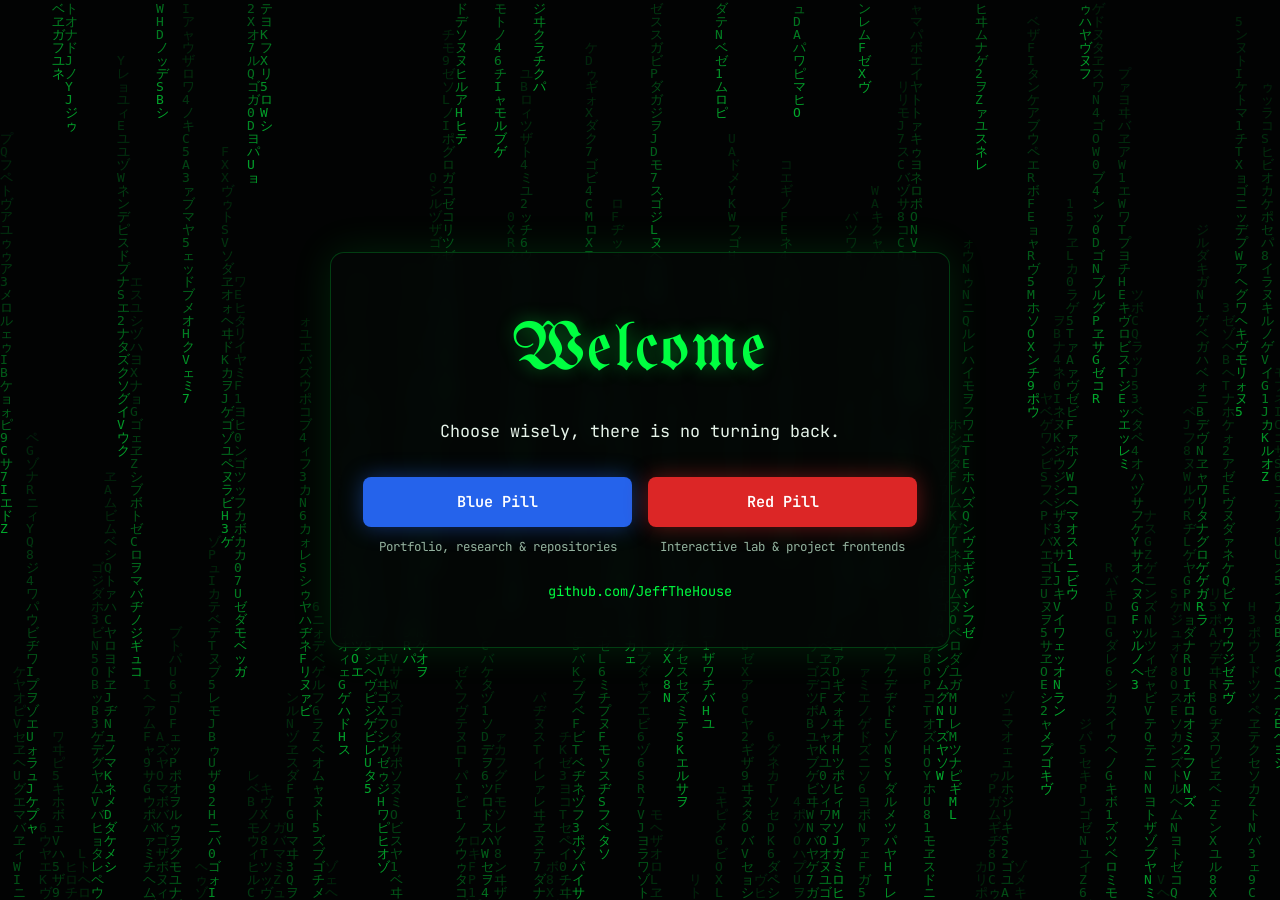
<file: index.html>
<!DOCTYPE html>
<html lang="en">
<head>
  <meta charset="UTF-8" />
  <meta name="viewport" content="width=device-width, initial-scale=1.0" />
  <title>JeffTheHouse — Choose Wisely</title>
  <link rel="preconnect" href="https://fonts.googleapis.com" />
  <link rel="preconnect" href="https://fonts.gstatic.com" crossorigin />
  <link
    href="https://fonts.googleapis.com/css2?family=Inter:wght@400;600&family=JetBrains+Mono:wght@400;600;700&family=UnifrakturMaguntia&display=swap"
    rel="stylesheet"
  />
  <link rel="stylesheet" href="assets/css/theme.css" />
  <style>
    .hero-center {
      min-height: 100vh;
      display: flex;
      flex-direction: column;
      align-items: center;
      justify-content: center;
      text-align: center;
      padding: 2rem 1.25rem;
    }

    .hero-box {
      max-width: 620px;
      width: 100%;
      background: rgba(5, 8, 7, 0.78);
      border: 1px solid var(--border);
      border-radius: 14px;
      padding: 2.75rem 2rem;
      backdrop-filter: blur(8px);
      box-shadow: 0 0 40px rgba(0, 255, 65, 0.12);
    }

    .hero-title {
      font-size: clamp(2.8rem, 7vw, 4.25rem);
      color: var(--matrix-green);
      text-shadow: 0 0 18px rgba(0, 255, 65, 0.4);
      margin-bottom: 0.75rem;
    }

    .hero-subtitle {
      font-family: var(--font-mono);
      color: var(--text);
      font-size: 1.05rem;
      margin: 0 0 2rem;
    }

    .pill-choices {
      display: grid;
      grid-template-columns: repeat(auto-fit, minmax(210px, 1fr));
      gap: 1rem;
      margin-bottom: 1.5rem;
    }

    .pill-option {
      display: flex;
      flex-direction: column;
      align-items: center;
      gap: 0.6rem;
    }

    .pill-caption {
      font-family: var(--font-mono);
      font-size: 0.78rem;
      color: var(--text-muted);
    }

    .pill-option .btn {
      width: 100%;
    }
  </style>
</head>
<body>
  <canvas id="Matrix" aria-hidden="true"></canvas>

  <main class="page-shell hero-center">
    <section class="hero-box">
      <h1 class="display-title hero-title">Welcome</h1>
      <p class="hero-subtitle">Choose wisely, there is no turning back.</p>

      <div class="pill-choices">
        <div class="pill-option">
          <a href="blue.html" class="btn btn-blue">Blue Pill</a>
          <span class="pill-caption">Portfolio, research &amp; repositories</span>
        </div>
        <div class="pill-option">
          <a href="red.html" class="btn btn-red">Red Pill</a>
          <span class="pill-caption">Interactive lab &amp; project frontends</span>
        </div>
      </div>

      <p class="mono muted" style="font-size: 0.8rem; margin: 0;">
        <a
          href="https://github.com/JeffTheHouse"
          target="_blank"
          rel="noopener noreferrer"
          class="card-link"
        >
          github.com/JeffTheHouse
        </a>
      </p>
    </section>
  </main>

  <script type="module">
    import { initMatrixRain } from './assets/js/matrix.js';
    initMatrixRain('Matrix', { color: '#00ff41', fontSize: 13, intervalMs: 32, opacity: 0.65 });
  </script>
</body>
</html>
</file>
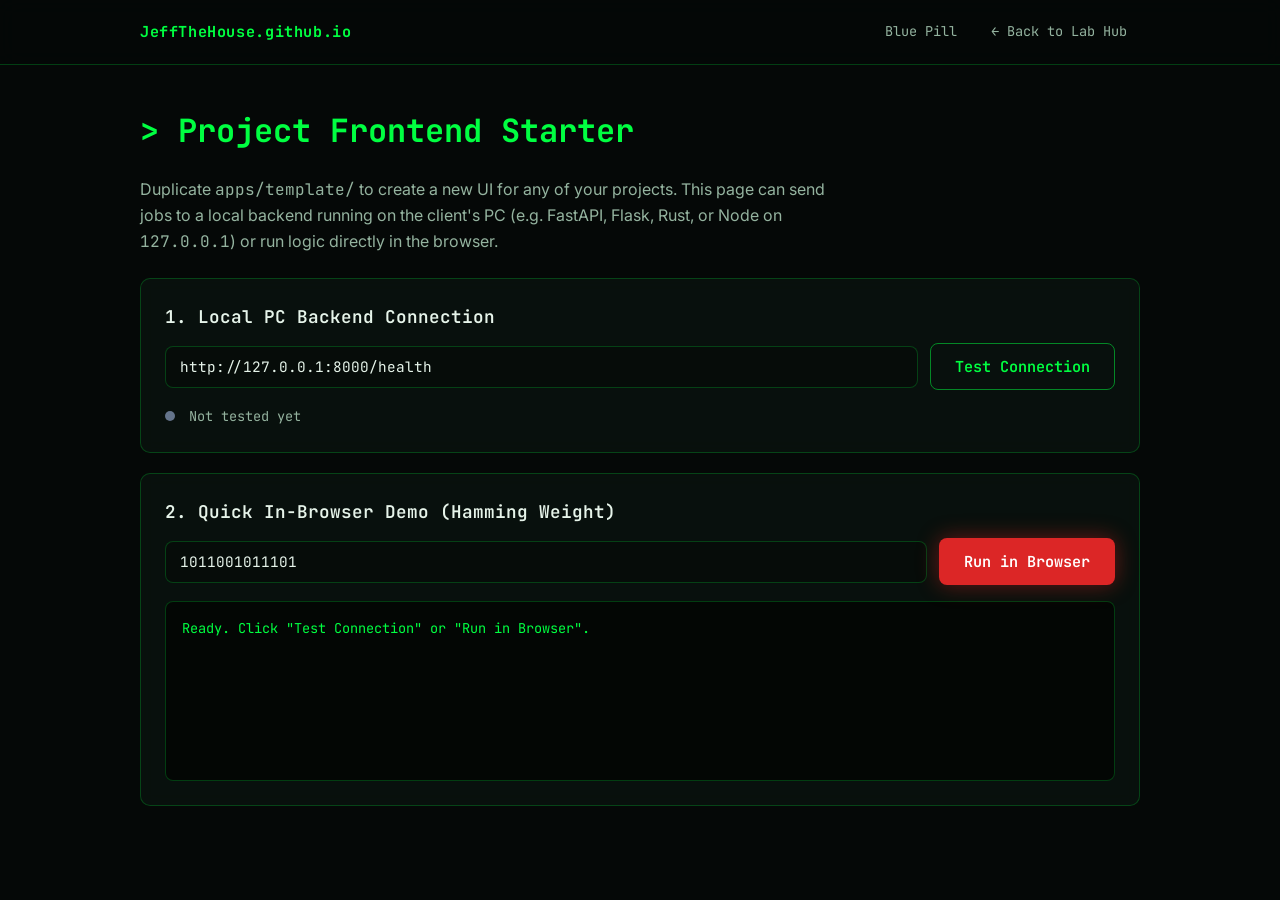
<file: apps/template/index.html>
<!DOCTYPE html>
<html lang="en">
<head>
  <meta charset="UTF-8" />
  <meta name="viewport" content="width=device-width, initial-scale=1.0" />
  <title>Project Frontend Template | JeffTheHouse</title>
  <link rel="preconnect" href="https://fonts.googleapis.com" />
  <link rel="preconnect" href="https://fonts.gstatic.com" crossorigin />
  <link
    href="https://fonts.googleapis.com/css2?family=Inter:wght@400;600&family=JetBrains+Mono:wght@400;600;700&family=UnifrakturMaguntia&display=swap"
    rel="stylesheet"
  />
  <link rel="stylesheet" href="../../assets/css/theme.css" />
  <style>
    .control-row {
      display: flex;
      gap: 0.75rem;
      flex-wrap: wrap;
      align-items: center;
      margin-bottom: 1rem;
    }

    .input-field {
      flex: 1;
      min-width: 220px;
      background: #060c09;
      border: 1px solid var(--border);
      border-radius: 8px;
      padding: 0.65rem 0.9rem;
      color: var(--text);
      font-family: var(--font-mono);
      font-size: 0.9rem;
    }

    .input-field:focus {
      outline: none;
      border-color: var(--matrix-green);
    }

    .console-output {
      background: #030604;
      border: 1px solid var(--border);
      border-radius: 8px;
      padding: 1rem;
      font-family: var(--font-mono);
      font-size: 0.85rem;
      color: var(--matrix-green);
      min-height: 180px;
      max-height: 360px;
      overflow: auto;
      white-space: pre-wrap;
      margin: 0;
    }

    .status-dot {
      display: inline-block;
      width: 10px;
      height: 10px;
      border-radius: 50%;
      background: #64748b;
      margin-right: 0.4rem;
    }

    .status-dot.ok {
      background: #22c55e;
      box-shadow: 0 0 8px #22c55e;
    }

    .status-dot.err {
      background: #ef4444;
      box-shadow: 0 0 8px #ef4444;
    }
  </style>
</head>
<body>
  <div class="page-shell">
    <header class="top-nav">
      <div class="top-nav-inner">
        <a href="../../index.html" class="brand">JeffTheHouse.github.io</a>
        <nav class="nav-links" aria-label="Primary">
          <a href="../../blue.html" class="nav-link blue-accent">Blue Pill</a>
          <a href="../../red.html" class="nav-link red-accent">&larr; Back to Lab Hub</a>
        </nav>
      </div>
    </header>

    <main class="container">
      <h1 class="mono" style="margin-top: 0; color: var(--matrix-green);">
        &gt; Project Frontend Starter
      </h1>
      <p class="muted" style="max-width: 720px;">
        Duplicate <code class="mono">apps/template/</code> to create a new UI for any of your projects.
        This page can send jobs to a local backend running on the client's PC (e.g. FastAPI, Flask, Rust, or Node on
        <code class="mono">127.0.0.1</code>) or run logic directly in the browser.
      </p>

      <section class="panel" style="margin-top: 1.5rem;">
        <h2 class="card-title mono" style="margin-bottom: 0.75rem;">1. Local PC Backend Connection</h2>
        <div class="control-row">
          <input
            id="endpointInput"
            type="url"
            class="input-field"
            value="http://127.0.0.1:8000/health"
            aria-label="Local backend URL"
          />
          <button id="pingBtn" class="btn btn-outline" type="button">Test Connection</button>
        </div>
        <p class="mono muted" style="font-size: 0.85rem; margin: 0;">
          <span id="statusDot" class="status-dot"></span>
          <span id="statusText">Not tested yet</span>
        </p>
      </section>

      <section class="panel" style="margin-top: 1.25rem;">
        <h2 class="card-title mono" style="margin-bottom: 0.75rem;">2. Quick In-Browser Demo (Hamming Weight)</h2>
        <div class="control-row">
          <input
            id="bitstringInput"
            type="text"
            class="input-field"
            value="1011001011101"
            placeholder="Enter a binary string (e.g. 101101)"
            aria-label="Binary string input"
          />
          <button id="runLocalBtn" class="btn btn-red" type="button">Run in Browser</button>
        </div>
        <pre id="consoleOut" class="console-output">Ready. Click "Test Connection" or "Run in Browser".</pre>
      </section>
    </main>
  </div>

  <script type="module">
    const endpointInput = document.getElementById('endpointInput');
    const pingBtn = document.getElementById('pingBtn');
    const statusDot = document.getElementById('statusDot');
    const statusText = document.getElementById('statusText');
    const bitstringInput = document.getElementById('bitstringInput');
    const runLocalBtn = document.getElementById('runLocalBtn');
    const consoleOut = document.getElementById('consoleOut');

    const log = (msg) => {
      const ts = new Date().toLocaleTimeString();
      consoleOut.textContent += `\n[${ts}] ${msg}`;
      consoleOut.scrollTop = consoleOut.scrollHeight;
    };

    pingBtn.addEventListener('click', async () => {
      const url = endpointInput.value.trim();
      if (!url) return;
      statusDot.className = 'status-dot';
      statusText.textContent = `Connecting to ${url}...`;
      log(`GET ${url}`);

      try {
        const res = await fetch(url, { mode: 'cors' });
        const text = await res.text();
        statusDot.className = 'status-dot ok';
        statusText.textContent = `Connected (HTTP ${res.status})`;
        log(`Response (${res.status}): ${text.slice(0, 300)}`);
      } catch (err) {
        statusDot.className = 'status-dot err';
        statusText.textContent = 'Connection failed (is your local server running with CORS enabled?)';
        log(`Error: ${err.message}`);
      }
    });

    runLocalBtn.addEventListener('click', () => {
      const raw = bitstringInput.value.trim();
      if (!/^[01]+$/.test(raw)) {
        log('Invalid input: please enter only 0s and 1s.');
        return;
      }
      const t0 = performance.now();
      let weight = 0;
      for (let i = 0; i < raw.length; i++) {
        if (raw[i] === '1') weight++;
      }
      const elapsed = (performance.now() - t0).toFixed(3);
      log(`In-browser Hamming weight("${raw}") = ${weight} / ${raw.length} bits (${elapsed} ms)`);
    });
  </script>
</body>
</html>
</file>
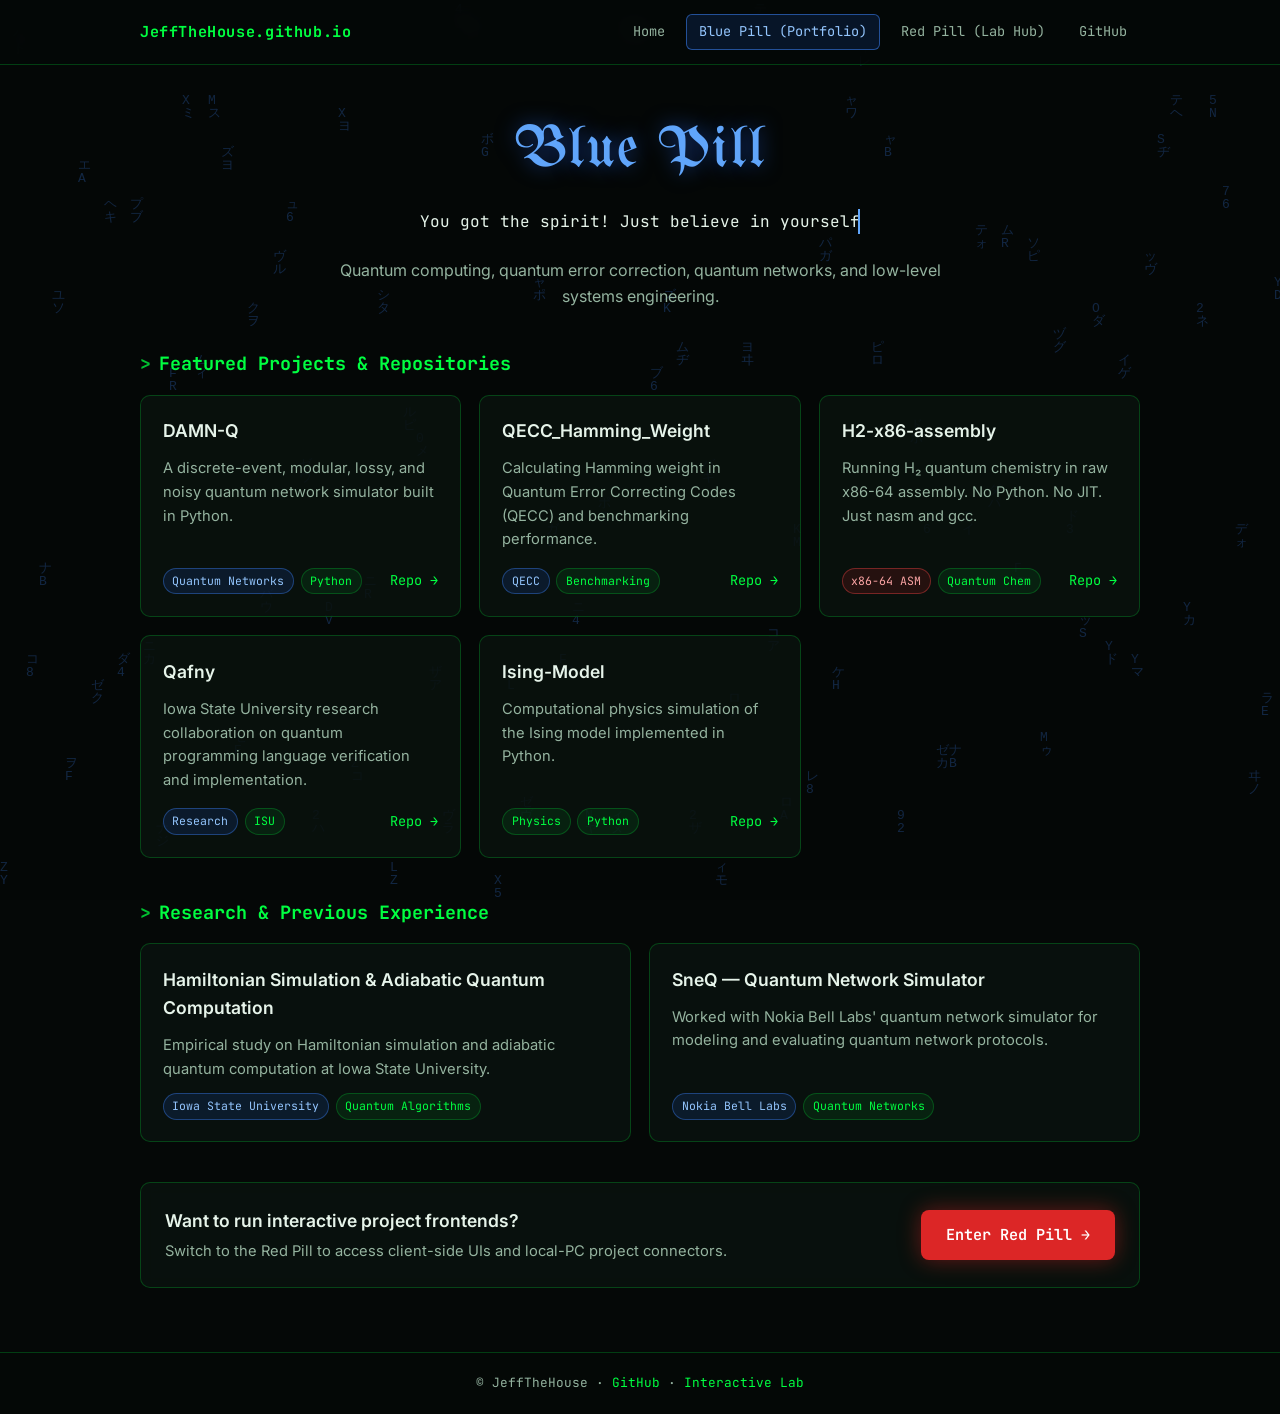
<file: blue.html>
<!DOCTYPE html>
<html lang="en">
<head>
  <meta charset="UTF-8" />
  <meta name="viewport" content="width=device-width, initial-scale=1.0" />
  <title>Blue Pill — Portfolio &amp; Research | JeffTheHouse</title>
  <link rel="preconnect" href="https://fonts.googleapis.com" />
  <link rel="preconnect" href="https://fonts.gstatic.com" crossorigin />
  <link
    href="https://fonts.googleapis.com/css2?family=Inter:wght@400;600&family=JetBrains+Mono:wght@400;600;700&family=UnifrakturMaguntia&display=swap"
    rel="stylesheet"
  />
  <link rel="stylesheet" href="assets/css/theme.css" />
  <style>
    .blue-hero {
      text-align: center;
      margin-bottom: 2.5rem;
    }

    .blue-hero h1 {
      font-size: clamp(2.4rem, 6vw, 3.6rem);
      color: #60a5fa;
      text-shadow: 0 0 20px rgba(37, 99, 235, 0.55);
    }

    .typewriter-line {
      display: inline-block;
      font-family: var(--font-mono);
      font-size: 1rem;
      color: var(--text);
      border-right: 2px solid #60a5fa;
      white-space: nowrap;
      overflow: hidden;
      max-width: 100%;
      animation: typing 3s steps(44, end) forwards, blink 1s step-end infinite;
    }

    @keyframes typing {
      from { width: 0; }
      to { width: 44ch; }
    }

    @keyframes blink {
      0%, 50% { border-color: #60a5fa; }
      51%, 100% { border-color: transparent; }
    }

    @media (max-width: 540px) {
      .typewriter-line {
        white-space: normal;
        border-right: none;
        animation: none;
      }
    }
  </style>
</head>
<body>
  <canvas id="Matrix" aria-hidden="true"></canvas>

  <div class="page-shell">
    <header class="top-nav">
      <div class="top-nav-inner">
        <a href="index.html" class="brand">JeffTheHouse.github.io</a>
        <nav class="nav-links" aria-label="Primary">
          <a href="index.html" class="nav-link">Home</a>
          <a href="blue.html" class="nav-link blue-accent active">Blue Pill (Portfolio)</a>
          <a href="red.html" class="nav-link red-accent">Red Pill (Lab Hub)</a>
          <a
            href="https://github.com/JeffTheHouse"
            target="_blank"
            rel="noopener noreferrer"
            class="nav-link"
          >
            GitHub
          </a>
        </nav>
      </div>
    </header>

    <main class="container">
      <section class="blue-hero">
        <h1 class="display-title">Blue Pill</h1>
        <div>
          <span class="typewriter-line">You got the spirit! Just believe in yourself.</span>
        </div>
        <p class="muted" style="max-width: 640px; margin: 1rem auto 0;">
          Quantum computing, quantum error correction, quantum networks, and low-level systems engineering.
        </p>
      </section>

      <h2 class="section-heading">Featured Projects &amp; Repositories</h2>
      <div class="card-grid">
        <article class="card">
          <h3 class="card-title">DAMN-Q</h3>
          <p class="card-desc">
            A discrete-event, modular, lossy, and noisy quantum network simulator built in Python.
          </p>
          <div class="card-footer">
            <div class="badge-row">
              <span class="badge badge-blue">Quantum Networks</span>
              <span class="badge">Python</span>
            </div>
            <a
              href="https://github.com/JeffTheHouse/DAMN-Q"
              target="_blank"
              rel="noopener noreferrer"
              class="card-link"
            >
              Repo &rarr;
            </a>
          </div>
        </article>

        <article class="card">
          <h3 class="card-title">QECC_Hamming_Weight</h3>
          <p class="card-desc">
            Calculating Hamming weight in Quantum Error Correcting Codes (QECC) and benchmarking performance.
          </p>
          <div class="card-footer">
            <div class="badge-row">
              <span class="badge badge-blue">QECC</span>
              <span class="badge">Benchmarking</span>
            </div>
            <a
              href="https://github.com/JeffTheHouse/QECC_Hamming_Weight"
              target="_blank"
              rel="noopener noreferrer"
              class="card-link"
            >
              Repo &rarr;
            </a>
          </div>
        </article>

        <article class="card">
          <h3 class="card-title">H2-x86-assembly</h3>
          <p class="card-desc">
            Running H&#8322; quantum chemistry in raw x86-64 assembly. No Python. No JIT. Just nasm and gcc.
          </p>
          <div class="card-footer">
            <div class="badge-row">
              <span class="badge badge-red">x86-64 ASM</span>
              <span class="badge">Quantum Chem</span>
            </div>
            <a
              href="https://github.com/JeffTheHouse/H2-x86-assembly"
              target="_blank"
              rel="noopener noreferrer"
              class="card-link"
            >
              Repo &rarr;
            </a>
          </div>
        </article>

        <article class="card">
          <h3 class="card-title">Qafny</h3>
          <p class="card-desc">
            Iowa State University research collaboration on quantum programming language verification and implementation.
          </p>
          <div class="card-footer">
            <div class="badge-row">
              <span class="badge badge-blue">Research</span>
              <span class="badge">ISU</span>
            </div>
            <a
              href="https://github.com/qafny/qafny_impl"
              target="_blank"
              rel="noopener noreferrer"
              class="card-link"
            >
              Repo &rarr;
            </a>
          </div>
        </article>

        <article class="card">
          <h3 class="card-title">Ising-Model</h3>
          <p class="card-desc">
            Computational physics simulation of the Ising model implemented in Python.
          </p>
          <div class="card-footer">
            <div class="badge-row">
              <span class="badge">Physics</span>
              <span class="badge">Python</span>
            </div>
            <a
              href="https://github.com/JeffTheHouse/Ising-Model-"
              target="_blank"
              rel="noopener noreferrer"
              class="card-link"
            >
              Repo &rarr;
            </a>
          </div>
        </article>
      </div>

      <h2 class="section-heading">Research &amp; Previous Experience</h2>
      <div class="card-grid">
        <article class="card">
          <h3 class="card-title">Hamiltonian Simulation &amp; Adiabatic Quantum Computation</h3>
          <p class="card-desc">
            Empirical study on Hamiltonian simulation and adiabatic quantum computation at Iowa State University.
          </p>
          <div class="badge-row">
            <span class="badge badge-blue">Iowa State University</span>
            <span class="badge">Quantum Algorithms</span>
          </div>
        </article>

        <article class="card">
          <h3 class="card-title">SneQ — Quantum Network Simulator</h3>
          <p class="card-desc">
            Worked with Nokia Bell Labs' quantum network simulator for modeling and evaluating quantum network protocols.
          </p>
          <div class="badge-row">
            <span class="badge badge-blue">Nokia Bell Labs</span>
            <span class="badge">Quantum Networks</span>
          </div>
        </article>
      </div>

      <section class="panel" style="margin-top: 2.5rem; display: flex; align-items: center; justify-content: space-between; gap: 1rem; flex-wrap: wrap;">
        <div>
          <h3 class="card-title" style="margin-bottom: 0.25rem;">Want to run interactive project frontends?</h3>
          <p class="card-desc">
            Switch to the Red Pill to access client-side UIs and local-PC project connectors.
          </p>
        </div>
        <a href="red.html" class="btn btn-red">Enter Red Pill &rarr;</a>
      </section>
    </main>

    <footer class="site-footer">
      &copy; JeffTheHouse &middot;
      <a href="https://github.com/JeffTheHouse" target="_blank" rel="noopener noreferrer">GitHub</a>
      &middot;
      <a href="red.html">Interactive Lab</a>
    </footer>
  </div>

  <script type="module">
    import { initMatrixRain } from './assets/js/matrix.js';
    initMatrixRain('Matrix', { color: '#3b82f6', fontSize: 13, intervalMs: 42, opacity: 0.25 });
  </script>
</body>
</html>
</file>
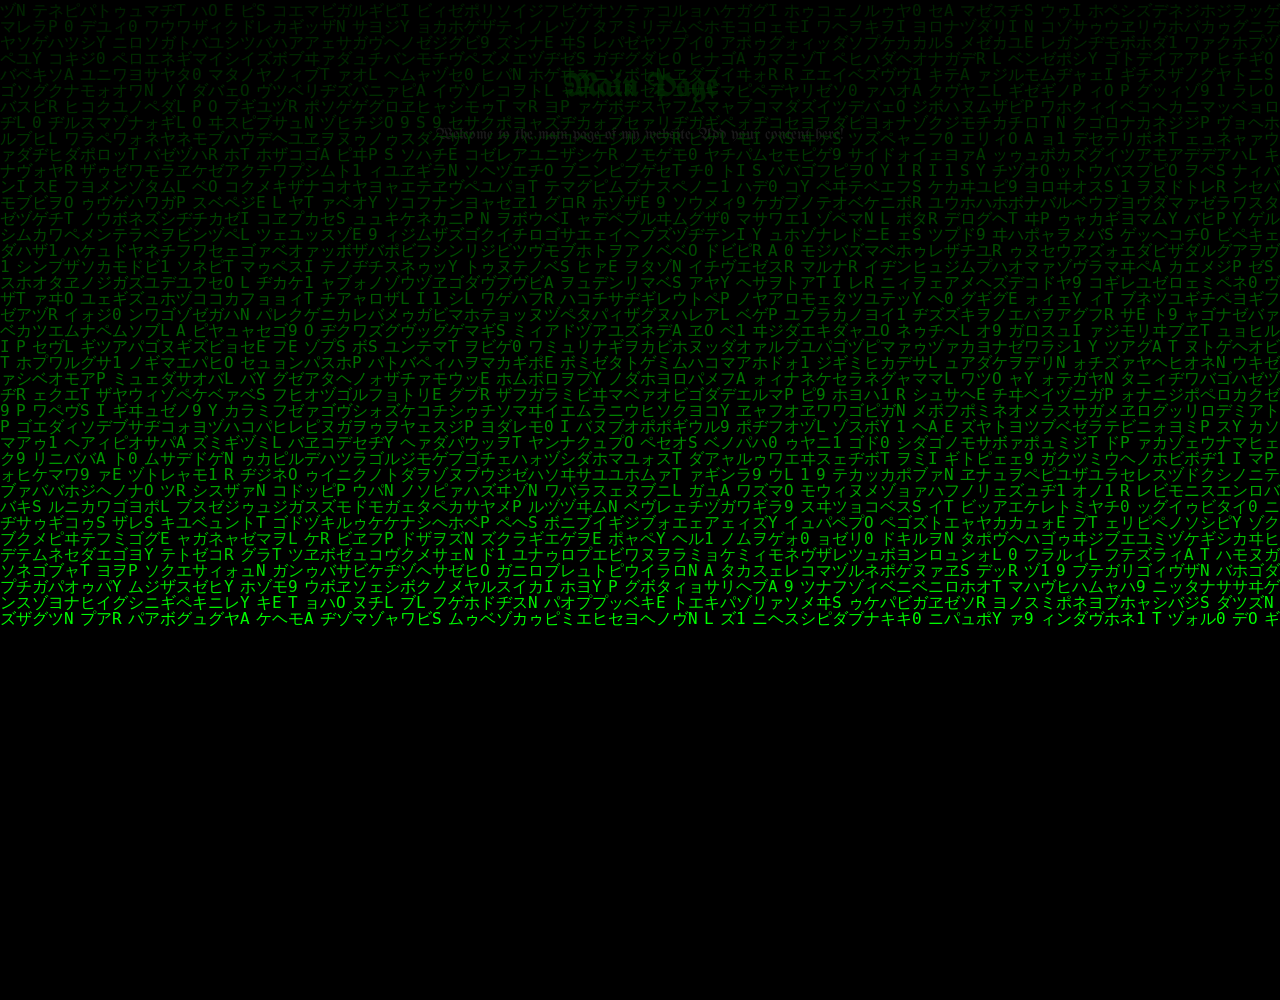
<file: finding_out.html>
<!DOCTYPE html>
<html lang="en">
<head>
    <meta charset="UTF-8">
    <meta name="viewport" content="width=device-width, initial-scale=1.0">
    <title>Main Page</title>
    <link href="https://fonts.googleapis.com/css2?family=UnifrakturMaguntia&display=swap" rel="stylesheet">
    <style>
        html { background: black; height: 100%; overflow: hidden; }
        body { margin: 0; padding: 0; height: 100%; font-family: 'UnifrakturMaguntia', cursive; text-align: center; padding: 50px; color: white; position: relative; z-index: 1; }
        h1 { color: #0F0; }
        p { color: #ccc; }
        canvas { position: absolute; top: 0; left: 0; z-index: 0; }
    </style>
</head>
<body>
    <canvas id="Matrix"></canvas>
    <h1>Main Page</h1>
    <p>Welcome to the main page of my website. Add your content here!</p>
    <script>
        const canvas = document.getElementById('Matrix');
        const context = canvas.getContext('2d');
        canvas.width = window.innerWidth;
        canvas.height = window.innerHeight;
        const katakana = 'アァカサタナハマヤャラワガザダバパイィキシチニヒミリヰギジヂビピウゥクスツヌフムユュルグズブヅプエェケセテネヘメレヱゲゼデベペオォコソトノホモヨョロヲゴゾドボポヴッン';
        const latin = 'AEILNOPRSTY';
        const nums = '019';
        const alphabet = katakana + latin + nums;
        const fontSize = 16;
        const columns = canvas.width / fontSize;
        const rainDrops = [];
        for (let x = 0; x < columns; x++) {
            rainDrops[x] = 1;
        }
        const draw = () => {
            context.fillStyle = 'rgba(0, 0, 0, 0.05)';
            context.fillRect(0, 0, canvas.width, canvas.height);
            context.fillStyle = '#0F0';
            context.font = fontSize + 'px monospace';
            for (let i = 0; i < rainDrops.length; i++) {
                const text = alphabet.charAt(Math.floor(Math.random() * alphabet.length));
                context.fillText(text, i * fontSize, rainDrops[i] * fontSize);
                if (rainDrops[i] * fontSize > canvas.height && Math.random() > 0.975) {
                    rainDrops[i] = 0;
                }
                rainDrops[i]++;
            }
        };
        setInterval(draw, 30);
    </script>
</body>
</html>
</file>
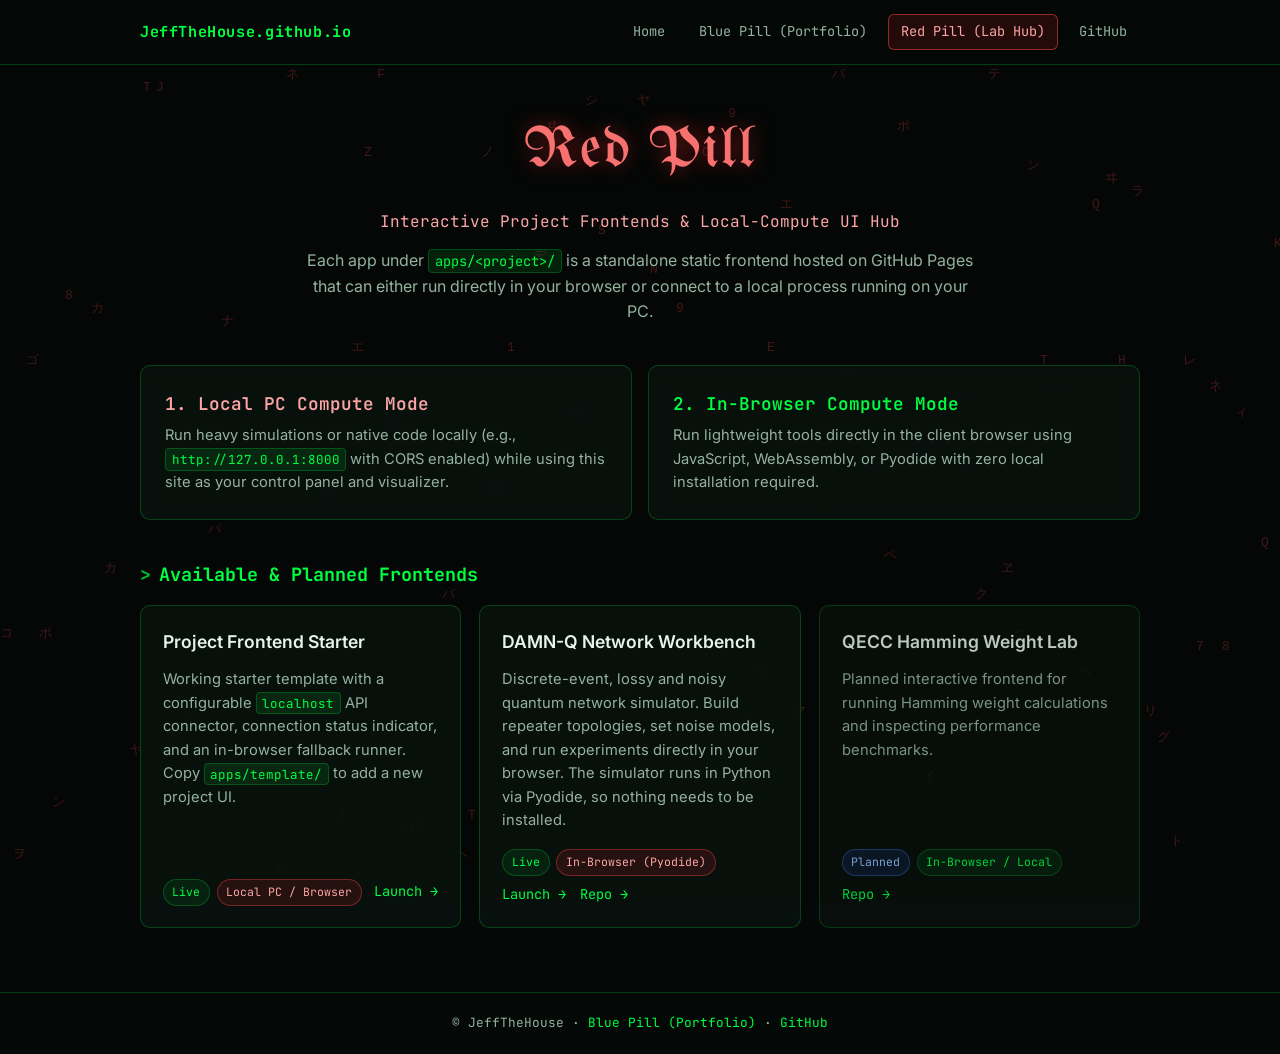
<file: red.html>
<!DOCTYPE html>
<html lang="en">
<head>
  <meta charset="UTF-8" />
  <meta name="viewport" content="width=device-width, initial-scale=1.0" />
  <title>Red Pill — Interactive Lab &amp; Project Frontends | JeffTheHouse</title>
  <link rel="preconnect" href="https://fonts.googleapis.com" />
  <link rel="preconnect" href="https://fonts.gstatic.com" crossorigin />
  <link
    href="https://fonts.googleapis.com/css2?family=Inter:wght@400;600&family=JetBrains+Mono:wght@400;600;700&family=UnifrakturMaguntia&display=swap"
    rel="stylesheet"
  />
  <link rel="stylesheet" href="assets/css/theme.css" />
  <style>
    .red-hero {
      text-align: center;
      margin-bottom: 2.5rem;
    }

    .red-hero h1 {
      font-size: clamp(2.4rem, 6vw, 3.6rem);
      color: #f87171;
      text-shadow: 0 0 20px rgba(220, 38, 38, 0.55);
    }

    .mode-grid {
      display: grid;
      grid-template-columns: repeat(auto-fit, minmax(260px, 1fr));
      gap: 1rem;
      margin-bottom: 2rem;
    }

    .code-inline {
      font-family: var(--font-mono);
      font-size: 0.85em;
      background: rgba(0, 255, 65, 0.1);
      border: 1px solid var(--border);
      padding: 0.1rem 0.35rem;
      border-radius: 4px;
      color: var(--matrix-green);
    }
  </style>
</head>
<body>
  <canvas id="Matrix" aria-hidden="true"></canvas>

  <div class="page-shell">
    <header class="top-nav">
      <div class="top-nav-inner">
        <a href="index.html" class="brand">JeffTheHouse.github.io</a>
        <nav class="nav-links" aria-label="Primary">
          <a href="index.html" class="nav-link">Home</a>
          <a href="blue.html" class="nav-link blue-accent">Blue Pill (Portfolio)</a>
          <a href="red.html" class="nav-link red-accent active">Red Pill (Lab Hub)</a>
          <a
            href="https://github.com/JeffTheHouse"
            target="_blank"
            rel="noopener noreferrer"
            class="nav-link"
          >
            GitHub
          </a>
        </nav>
      </div>
    </header>

    <main class="container">
      <section class="red-hero">
        <h1 class="display-title">Red Pill</h1>
        <p class="mono" style="margin: 0.5rem 0 0; color: #fca5a5;">
          Interactive Project Frontends &amp; Local-Compute UI Hub
        </p>
        <p class="muted" style="max-width: 680px; margin: 0.85rem auto 0;">
          Each app under <span class="code-inline">apps/&lt;project&gt;/</span> is a standalone static frontend hosted on
          GitHub Pages that can either run directly in your browser or connect to a local process running on your PC.
        </p>
      </section>

      <div class="mode-grid">
        <div class="panel">
          <h3 class="card-title mono" style="color: #fca5a5; margin-bottom: 0.4rem;">
            1. Local PC Compute Mode
          </h3>
          <p class="card-desc">
            Run heavy simulations or native code locally (e.g., <span class="code-inline">http://127.0.0.1:8000</span>
            with CORS enabled) while using this site as your control panel and visualizer.
          </p>
        </div>
        <div class="panel">
          <h3 class="card-title mono" style="color: var(--matrix-green); margin-bottom: 0.4rem;">
            2. In-Browser Compute Mode
          </h3>
          <p class="card-desc">
            Run lightweight tools directly in the client browser using JavaScript, WebAssembly, or Pyodide with zero
            local installation required.
          </p>
        </div>
      </div>

      <h2 class="section-heading">Available &amp; Planned Frontends</h2>
      <div class="card-grid">
        <article class="card">
          <h3 class="card-title">Project Frontend Starter</h3>
          <p class="card-desc">
            Working starter template with a configurable <span class="code-inline">localhost</span> API connector,
            connection status indicator, and an in-browser fallback runner. Copy <span class="code-inline">apps/template/</span>
            to add a new project UI.
          </p>
          <div class="card-footer">
            <div class="badge-row">
              <span class="badge">Live</span>
              <span class="badge badge-red">Local PC / Browser</span>
            </div>
            <a href="apps/template/index.html" class="card-link">Launch &rarr;</a>
          </div>
        </article>

        <article class="card">
          <h3 class="card-title">DAMN-Q Network Workbench</h3>
          <p class="card-desc">
            Discrete-event, lossy and noisy quantum network simulator. Build repeater topologies, set noise models,
            and run experiments directly in your browser. The simulator runs in Python via Pyodide, so nothing needs to
            be installed.
          </p>
          <div class="card-footer">
            <div class="badge-row">
              <span class="badge">Live</span>
              <span class="badge badge-red">In-Browser (Pyodide)</span>
            </div>
            <div style="display: flex; gap: 0.9rem; align-items: center;">
              <a href="apps/damn-q/index.html" class="card-link">Launch &rarr;</a>
              <a
                href="https://github.com/JeffTheHouse/DAMN-Q"
                target="_blank"
                rel="noopener noreferrer"
                class="card-link"
              >
                Repo &rarr;
              </a>
            </div>
          </div>
        </article>

        <article class="card" style="opacity: 0.82;">
          <h3 class="card-title">QECC Hamming Weight Lab</h3>
          <p class="card-desc">
            Planned interactive frontend for running Hamming weight calculations and inspecting performance benchmarks.
          </p>
          <div class="card-footer">
            <div class="badge-row">
              <span class="badge badge-blue">Planned</span>
              <span class="badge">In-Browser / Local</span>
            </div>
            <a
              href="https://github.com/JeffTheHouse/QECC_Hamming_Weight"
              target="_blank"
              rel="noopener noreferrer"
              class="card-link"
            >
              Repo &rarr;
            </a>
          </div>
        </article>
      </div>
    </main>

    <footer class="site-footer">
      &copy; JeffTheHouse &middot;
      <a href="blue.html">Blue Pill (Portfolio)</a>
      &middot;
      <a href="https://github.com/JeffTheHouse" target="_blank" rel="noopener noreferrer">GitHub</a>
    </footer>
  </div>

  <script type="module">
    import { initMatrixRain } from './assets/js/matrix.js';
    initMatrixRain('Matrix', { color: '#ef4444', fontSize: 13, intervalMs: 42, opacity: 0.25 });
  </script>
</body>
</html>
</file>
<file: assets/css/theme.css>
:root {
  --bg: #050807;
  --surface: rgba(10, 18, 14, 0.86);
  --surface-solid: #0b1410;
  --surface-hover: rgba(16, 30, 22, 0.94);
  --border: rgba(0, 255, 65, 0.22);
  --border-strong: rgba(0, 255, 65, 0.5);

  --matrix-green: #00ff41;
  --matrix-green-dim: #00b32d;
  --blue-pill: #2563eb;
  --blue-pill-glow: rgba(37, 99, 235, 0.45);
  --red-pill: #dc2626;
  --red-pill-glow: rgba(220, 38, 38, 0.45);

  --text: #e6f4ea;
  --text-muted: #94b39f;

  --font-display: 'UnifrakturMaguntia', cursive;
  --font-mono: 'JetBrains Mono', ui-monospace, SFMono-Regular, Menlo, Monaco, Consolas, monospace;
  --font-sans: 'Inter', system-ui, -apple-system, BlinkMacSystemFont, 'Segoe UI', Roboto, sans-serif;

  --radius: 10px;
  --max-width: 1040px;
}

*,
*::before,
*::after {
  box-sizing: border-box;
}

html,
body {
  margin: 0;
  padding: 0;
  min-height: 100%;
  background: var(--bg);
  color: var(--text);
  font-family: var(--font-sans);
  line-height: 1.6;
  -webkit-font-smoothing: antialiased;
}

canvas#Matrix {
  position: fixed;
  inset: 0;
  width: 100%;
  height: 100%;
  z-index: 0;
  pointer-events: none;
}

.page-shell {
  position: relative;
  z-index: 1;
  min-height: 100vh;
  display: flex;
  flex-direction: column;
}

/* Top Navigation */
.top-nav {
  position: sticky;
  top: 0;
  z-index: 10;
  backdrop-filter: blur(10px);
  background: rgba(5, 8, 7, 0.78);
  border-bottom: 1px solid var(--border);
}

.top-nav-inner {
  max-width: var(--max-width);
  margin: 0 auto;
  padding: 0.85rem 1.25rem;
  display: flex;
  align-items: center;
  justify-content: space-between;
  gap: 1rem;
  flex-wrap: wrap;
}

.brand {
  font-family: var(--font-mono);
  font-weight: 700;
  font-size: 0.95rem;
  color: var(--matrix-green);
  text-decoration: none;
  letter-spacing: 0.04em;
}

.nav-links {
  display: flex;
  align-items: center;
  gap: 0.5rem;
  flex-wrap: wrap;
}

.nav-link {
  font-family: var(--font-mono);
  font-size: 0.85rem;
  color: var(--text-muted);
  text-decoration: none;
  padding: 0.4rem 0.75rem;
  border-radius: 6px;
  border: 1px solid transparent;
  transition: color 0.15s ease, border-color 0.15s ease, background 0.15s ease;
}

.nav-link:hover,
.nav-link.active {
  color: var(--text);
  border-color: var(--border);
  background: rgba(0, 255, 65, 0.08);
}

.nav-link.blue-accent.active,
.nav-link.blue-accent:hover {
  border-color: rgba(59, 130, 246, 0.55);
  background: rgba(37, 99, 235, 0.15);
  color: #93c5fd;
}

.nav-link.red-accent.active,
.nav-link.red-accent:hover {
  border-color: rgba(239, 68, 68, 0.55);
  background: rgba(220, 38, 38, 0.15);
  color: #fca5a5;
}

/* Main container */
.container {
  width: 100%;
  max-width: var(--max-width);
  margin: 0 auto;
  padding: 2.5rem 1.25rem 4rem;
  flex: 1;
}

/* Typography */
.display-title {
  font-family: var(--font-display);
  font-weight: 400;
  letter-spacing: 0.03em;
  margin: 0 0 0.75rem;
}

.mono {
  font-family: var(--font-mono);
}

.muted {
  color: var(--text-muted);
}

/* Buttons */
.btn {
  display: inline-flex;
  align-items: center;
  justify-content: center;
  gap: 0.5rem;
  padding: 0.75rem 1.5rem;
  border-radius: 8px;
  font-family: var(--font-mono);
  font-size: 0.95rem;
  font-weight: 600;
  text-decoration: none;
  cursor: pointer;
  border: 1px solid transparent;
  transition: transform 0.15s ease, box-shadow 0.2s ease, opacity 0.15s ease, background 0.15s ease;
}

.btn:hover {
  transform: translateY(-2px);
}

.btn-blue {
  background: var(--blue-pill);
  color: #fff;
  box-shadow: 0 0 22px var(--blue-pill-glow);
}

.btn-blue:hover {
  background: #1d4ed8;
  box-shadow: 0 0 30px rgba(37, 99, 235, 0.7);
}

.btn-red {
  background: var(--red-pill);
  color: #fff;
  box-shadow: 0 0 22px var(--red-pill-glow);
}

.btn-red:hover {
  background: #b91c1c;
  box-shadow: 0 0 30px rgba(220, 38, 38, 0.7);
}

.btn-outline {
  background: transparent;
  color: var(--matrix-green);
  border-color: var(--border-strong);
}

.btn-outline:hover {
  background: rgba(0, 255, 65, 0.12);
}

/* Panels & Cards */
.panel {
  background: var(--surface);
  border: 1px solid var(--border);
  border-radius: var(--radius);
  padding: 1.5rem;
  backdrop-filter: blur(8px);
}

.section-heading {
  font-family: var(--font-mono);
  font-size: 1.15rem;
  color: var(--matrix-green);
  margin: 2.5rem 0 1rem;
  display: flex;
  align-items: center;
  gap: 0.5rem;
}

.section-heading::before {
  content: '>';
  opacity: 0.75;
}

.card-grid {
  display: grid;
  grid-template-columns: repeat(auto-fit, minmax(280px, 1fr));
  gap: 1.15rem;
}

.card {
  background: var(--surface);
  border: 1px solid var(--border);
  border-radius: var(--radius);
  padding: 1.35rem;
  display: flex;
  flex-direction: column;
  gap: 0.75rem;
  transition: border-color 0.2s ease, transform 0.15s ease, background 0.2s ease;
}

.card:hover {
  border-color: var(--border-strong);
  background: var(--surface-hover);
  transform: translateY(-2px);
}

.card-title {
  margin: 0;
  font-size: 1.1rem;
  font-weight: 600;
  color: var(--text);
}

.card-desc {
  margin: 0;
  font-size: 0.92rem;
  color: var(--text-muted);
  flex: 1;
}

.card-footer {
  display: flex;
  align-items: center;
  justify-content: space-between;
  gap: 0.5rem;
  flex-wrap: wrap;
  margin-top: 0.25rem;
}

.badge-row {
  display: flex;
  flex-wrap: wrap;
  gap: 0.4rem;
}

.badge {
  font-family: var(--font-mono);
  font-size: 0.72rem;
  padding: 0.2rem 0.55rem;
  border-radius: 999px;
  border: 1px solid var(--border);
  color: var(--matrix-green);
  background: rgba(0, 255, 65, 0.08);
}

.badge-blue {
  color: #93c5fd;
  border-color: rgba(59, 130, 246, 0.4);
  background: rgba(37, 99, 235, 0.14);
}

.badge-red {
  color: #fca5a5;
  border-color: rgba(239, 68, 68, 0.4);
  background: rgba(220, 38, 38, 0.14);
}

.card-link {
  font-family: var(--font-mono);
  font-size: 0.85rem;
  color: var(--matrix-green);
  text-decoration: none;
}

.card-link:hover {
  text-decoration: underline;
}

/* Footer */
.site-footer {
  border-top: 1px solid var(--border);
  padding: 1.25rem;
  text-align: center;
  font-family: var(--font-mono);
  font-size: 0.8rem;
  color: var(--text-muted);
  background: rgba(5, 8, 7, 0.75);
}

.site-footer a {
  color: var(--matrix-green);
  text-decoration: none;
}

.site-footer a:hover {
  text-decoration: underline;
}
</file>
